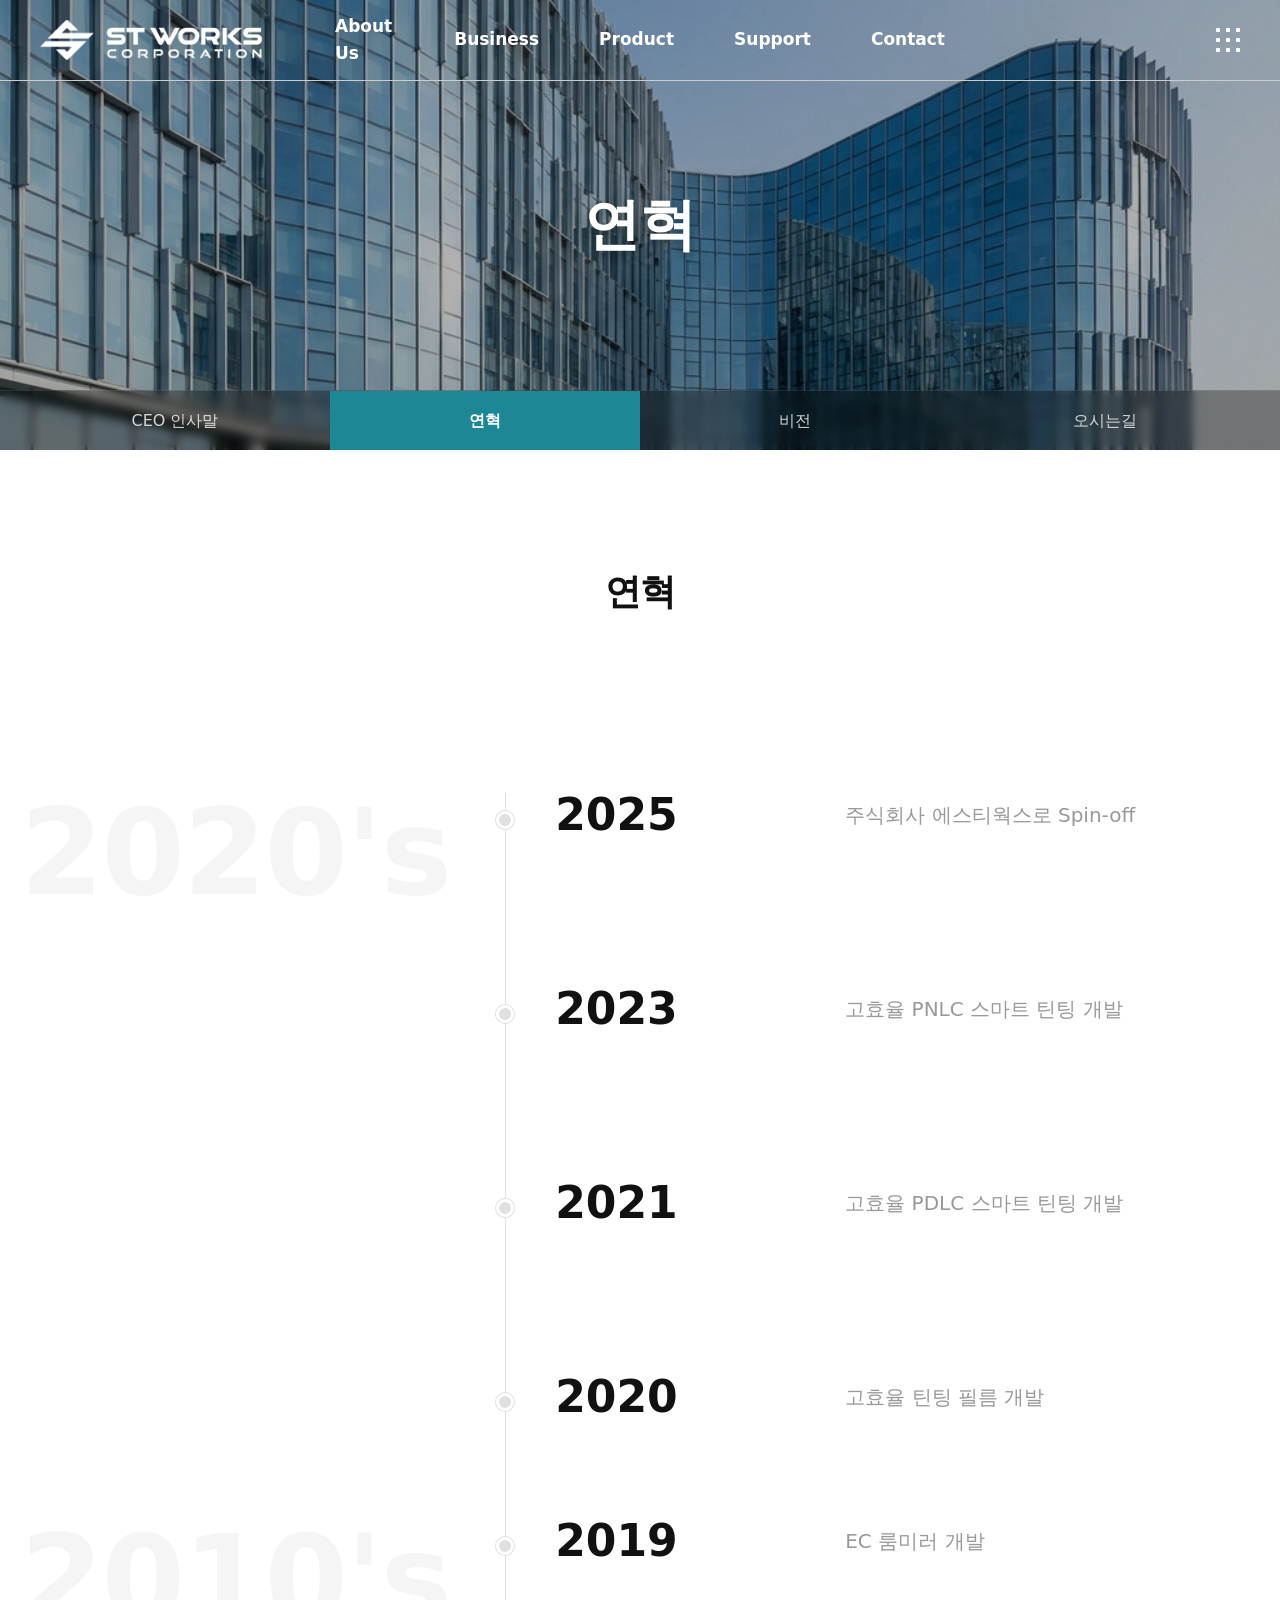
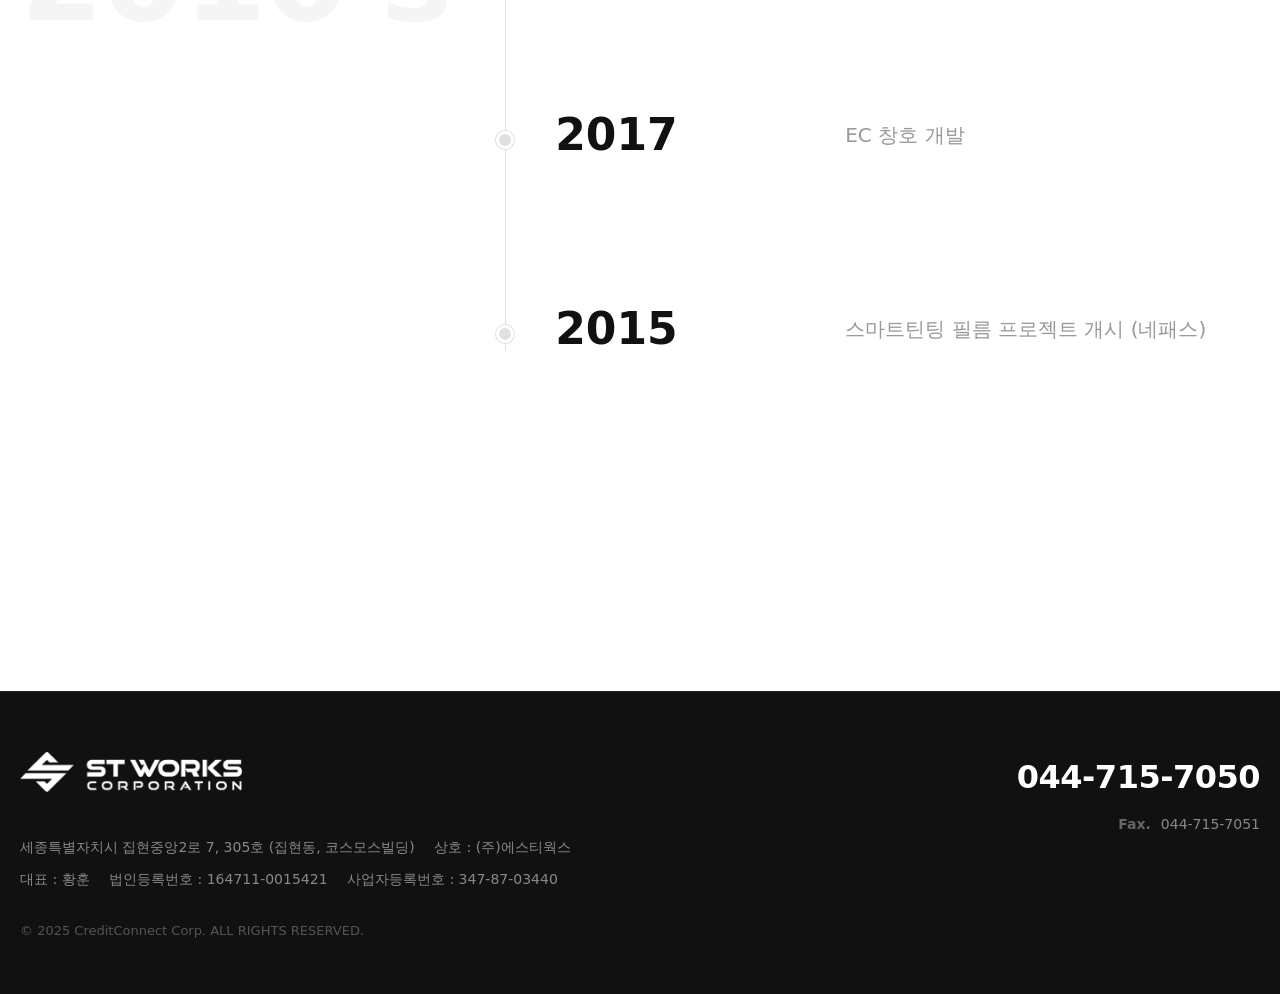
<file: about/history.html>
<!DOCTYPE html>
<html lang="ko">
<head>
    <meta charset="UTF-8">
    <meta name="viewport" content="width=device-width, initial-scale=1.0">
    <title>연혁 - CreditConnect</title>

    <link rel="stylesheet" href="../../assets/css/style.css?v=9">
 
</head>
<body>

    <header class="uw-header" id="uwHeader">
        <div class="uw-container">
            <a href="../../index.html" class="uw-logo">
                <img src="../../assets/images/logo.png" alt="Logo">
            </a>
            <nav class="uw-gnb">
                <ul class="uw-gnb-list">
                    <li class="uw-gnb-item" data-target="sub-about">
                        <a href="../about/ceo.html" class="uw-gnb-link">About Us</a>
                    </li>
                    <li class="uw-gnb-item" data-target="sub-business">
                        <a href="../business/tech.html" class="uw-gnb-link">Business</a>
                    </li>
                    <li class="uw-gnb-item" data-target="sub-product">
                        <a href="../product/index.html" class="uw-gnb-link">Product</a>
                    </li>
                    <li class="uw-gnb-item" data-target="sub-support">
                        <a href="../support/notice.html" class="uw-gnb-link">Support</a>
                    </li>
                    <li class="uw-gnb-item" data-target="sub-contact">
                        <a href="../contact/request.html" class="uw-gnb-link">Contact</a>
                    </li>
                </ul>
            </nav>
            <div class="uw-util">
                <button class="uw-btn-menu" id="uwBtnMenu">
                    <div class="uw-icon-grid">
                        <span></span><span></span><span></span>
                        <span></span><span></span><span></span>
                        <span></span><span></span><span></span>
                    </div>
                </button>
            </div>
        </div>

        <!-- Full Width Dropdown Panel -->
        <div class="uw-gnb-dropdown" id="uwDropdown">
            <div class="uw-sub-container">
                <!-- About Us Sub -->
                <ul class="uw-sub-list" id="sub-about">
                    <li class="uw-sub-item"><a href="../about/ceo.html">CEO 인사말</a></li>
                    <li class="uw-sub-item"><a href="../about/history.html">연혁</a></li>
                    <li class="uw-sub-item"><a href="../about/vision.html">비전</a></li>
                    <li class="uw-sub-item"><a href="../about/location.html">오시는길</a></li>
                </ul>
                <!-- Business Sub -->
                <ul class="uw-sub-list" id="sub-business">
                    <li class="uw-sub-item"><a href="../business/tech.html">핵심기술</a></li>
                    <li class="uw-sub-item"><a href="../business/areas.html">사업분야</a></li>
                    <li class="uw-sub-item"><a href="../business/cert.html">특허&인증</a></li>
                </ul>
                <!-- Product Sub -->
                <ul class="uw-sub-list" id="sub-product">
                    <li class="uw-sub-item"><a href="../product/index.html">제품소개</a></li>
                </ul>
                <!-- Support Sub -->
                <ul class="uw-sub-list" id="sub-support">
                    <li class="uw-sub-item"><a href="../support/notice.html">공지사항</a></li>
                    <li class="uw-sub-item"><a href="../support/news.html">뉴스</a></li>
                </ul>
                <!-- Contact Sub -->
                <ul class="uw-sub-list" id="sub-contact">
                    <li class="uw-sub-item"><a href="../contact/request.html">상담 문의</a></li>
                </ul>
            </div>
        </div>
    </header>

    <!-- 전체 메뉴 오버레이 (모바일/전체보기) -->
    <div class="uw-overlay-menu" id="uwOverlayMenu">
        <button class="uw-btn-close" id="uwBtnClose" aria-label="메뉴 닫기"></button>
        
        <div class="uw-overlay-left">
            <img src="../../assets/images/overlay_visual_v2.jpg" alt="Visual">
        </div>

        <div class="uw-overlay-right">
            <ul class="uw-full-gnb">
                <li class="uw-full-item">
                    <a href="../about/ceo.html" class="uw-full-link">About Us</a>
                    <div class="uw-full-sub">
                        <a href="../about/ceo.html">CEO 인사말</a>
                        <a href="../about/history.html">연혁</a>
                        <a href="../about/vision.html">비전</a>
                        <a href="../about/location.html">오시는길</a>
                    </div>
                </li>
                <li class="uw-full-item">
                    <a href="../business/tech.html" class="uw-full-link">Business</a>
                    <div class="uw-full-sub">
                        <a href="../business/tech.html">핵심기술</a>
                        <a href="../business/areas.html">사업분야</a>
                        <a href="../business/cert.html">특허&인증</a>
                    </div>
                </li>
                <li class="uw-full-item">
                    <a href="../product/index.html" class="uw-full-link">Product</a>
                    <div class="uw-full-sub">
                        <a href="../product/index.html">제품소개</a>
                    </div>
                </li>
                <li class="uw-full-item">
                    <a href="../support/notice.html" class="uw-full-link">Support</a>
                    <div class="uw-full-sub">
                        <a href="../support/notice.html">공지사항</a>
                        <a href="../support/news.html">뉴스</a>
                    </div>
                </li>
                <li class="uw-full-item">
                    <a href="../contact/request.html" class="uw-full-link">Contact</a>
                    <div class="uw-full-sub">
                        <a href="../contact/request.html">상담 문의</a>
                    </div>
                </li>
            </ul>
        </div>
    </div>

    <!-- 전체 메뉴 오버레이 시작 -->
    <div class="uw-overlay-menu" id="uwOverlayMenu">
        <button class="uw-btn-close" id="uwBtnClose" aria-label="Close Menu"></button>
        
        <div class="uw-overlay-left">
            <img src="../../assets/images/overlay_visual_v2.jpg" alt="Visual">
        </div>

        <div class="uw-overlay-right">
            <ul class="uw-full-gnb">
                <li class="uw-full-item">
                    <a href="../about/ceo.html" class="uw-full-link">About Us</a>
                    <div class="uw-full-sub">
                        <a href="../about/ceo.html">CEO 인사말</a>
                        <a href="../about/history.html">연혁</a>
                        <a href="../about/vision.html">비전</a>
                        <a href="../about/location.html">오시는길</a>
                    </div>
                </li>
                <li class="uw-full-item">
                    <a href="../business/tech.html" class="uw-full-link">Business</a>
                    <div class="uw-full-sub">
                        <a href="../business/tech.html">핵심기술</a>
                        <a href="../business/areas.html">사업분야</a>
                        <a href="../business/cert.html">특허&인증</a>
                    </div>
                </li>
                <li class="uw-full-item">
                    <a href="../product/index.html" class="uw-full-link">Product</a>
                    <div class="uw-full-sub">
                        <a href="../product/index.html">제품소개</a>
                    </div>
                </li>
                <li class="uw-full-item">
                    <a href="../support/notice.html" class="uw-full-link">Support</a>
                    <div class="uw-full-sub">
                        <a href="../support/notice.html">공지사항</a>
                        <a href="../support/news.html">뉴스</a>
                    </div>
                </li>
                <li class="uw-full-item">
                    <a href="../contact/request.html" class="uw-full-link">Contact</a>
                    <div class="uw-full-sub">
                        <a href="../contact/request.html">상담 문의</a>
                    </div>
                </li>
            </ul>
        </div>
    </div>
    <!-- 전체 메뉴 오버레이 끝 -->

    <section class="sub-visual about">
        <div class="sub-visual-bg"></div>
        <div class="sub-visual-content">
            <h1 class="sub-page-title">연혁</h1>
        </div>
        
        <div class="sub-lnb">
            <div class="uw-container">
                <ul class="sub-lnb-list">
                    <li class="sub-lnb-item"><a href="../about/ceo.html">CEO 인사말</a></li>
                    <li class="sub-lnb-item active"><a href="../about/history.html">연혁</a></li>
                    <li class="sub-lnb-item"><a href="../about/vision.html">비전</a></li>
                    <li class="sub-lnb-item"><a href="../about/location.html">오시는길</a></li>
                </ul>
            </div>
        </div>
    </section>

    <section class="sub-page history">
        <div class="uw-section-header scroll-trigger">
            <h2 class="uw-sub-page-title">
                    연혁
            </h2>
        </div>
        <div class="uw-history-container">
            <div class="uw-history-timeline">
                
                <!-- 2020s Decade -->
                <div class="uw-history-decade">
                    <h3 class="uw-history-decade-title">2020's</h3>
                    
                    <div class="uw-history-years">
                        <!-- 2025 -->
                        <div class="uw-history-year-group">
                            <div class="uw-history-year-number">2025</div>
                            <ul class="uw-history-events">
                                <li class="uw-history-event">
                                    <p class="uw-history-desc">주식회사 에스티웍스로 Spin-off</p>
                                </li>
                            </ul>
                        </div>

                        <!-- 2023 -->
                        <div class="uw-history-year-group">
                            <div class="uw-history-year-number">2023</div>
                            <ul class="uw-history-events">
                                <li class="uw-history-event">
                                    <p class="uw-history-desc">고효율 PNLC 스마트 틴팅 개발</p>
                                </li>
                            </ul>
                        </div>

                        <!-- 2021 -->
                        <div class="uw-history-year-group">
                            <div class="uw-history-year-number">2021</div>
                            <ul class="uw-history-events">
                                <li class="uw-history-event">
                                    <p class="uw-history-desc">고효율 PDLC 스마트 틴팅 개발</p>
                                </li>
                            </ul>
                        </div>

                        <!-- 2020 -->
                        <div class="uw-history-year-group">
                            <div class="uw-history-year-number">2020</div>
                            <ul class="uw-history-events">
                                <li class="uw-history-event">
                                    <p class="uw-history-desc">고효율 틴팅 필름 개발</p>
                                </li>
                            </ul>
                        </div>
                    </div>
                </div>

                <!-- 2010s Decade -->
                <div class="uw-history-decade">
                    <h3 class="uw-history-decade-title">2010's</h3>
                    
                    <div class="uw-history-years">
                        <!-- 2019 -->
                        <div class="uw-history-year-group">
                            <div class="uw-history-year-number">2019</div>
                            <ul class="uw-history-events">
                                <li class="uw-history-event">
                                    <p class="uw-history-desc">EC 룸미러 개발</p>
                                </li>
                            </ul>
                        </div>

                        <!-- 2017 -->
                        <div class="uw-history-year-group">
                            <div class="uw-history-year-number">2017</div>
                            <ul class="uw-history-events">
                                <li class="uw-history-event">
                                    <p class="uw-history-desc">EC 창호 개발</p>
                                </li>
                            </ul>
                        </div>

                        <!-- 2015 -->
                        <div class="uw-history-year-group">
                            <div class="uw-history-year-number">2015</div>
                            <ul class="uw-history-events">
                                <li class="uw-history-event">
                                    <p class="uw-history-desc">스마트틴팅 필름 프로젝트 개시 (네패스)</p>
                                </li>
                            </ul>
                        </div>
                    </div>
                </div>

            </div>
        </div>
    </section>

    <!-- 푸터 시작 -->
    <footer class="uw-footer">
        <div class="uw-container">
            <div class="uw-footer-middle">
                <a href="../../index.html" class="uw-footer-logo">
                    <img src="../../assets/images/logo.png" alt="에스티웍스 Logo">
                </a>
                <div class="uw-footer-contact">
                    <span class="uw-footer-phone">044-715-7050</span>
                    <div class="uw-footer-contact-detail">
                        <div class="uw-footer-contact-row">
                            <span class="uw-footer-contact-label">Fax.</span>
                            <span>044-715-7051</span>
                        </div>
                    </div>
                </div>
            </div>
            <div class="uw-footer-info">
                <div class="uw-footer-info-row">
                    <span>세종특별자치시 집현중앙2로 7, 305호 (집현동, 코스모스빌딩)</span>
                    <span>상호 : (주)에스티웍스</span>
                </div>
                <div class="uw-footer-info-row">
                    <span>대표 : 황훈</span>
                    <span>법인등록번호 : 164711-0015421</span>
                    <span>사업자등록번호 : 347-87-03440</span>
                </div>
            </div>
            <div class="uw-footer-bottom">
                <p class="uw-footer-copyright">© 2025 CreditConnect Corp. ALL RIGHTS RESERVED.</p>
            </div>
        </div>
    </footer>
    <!-- 푸터 끝 -->

    <script src="../../assets/js/common.js?v=9"></script>
</body>
</html>
</file>
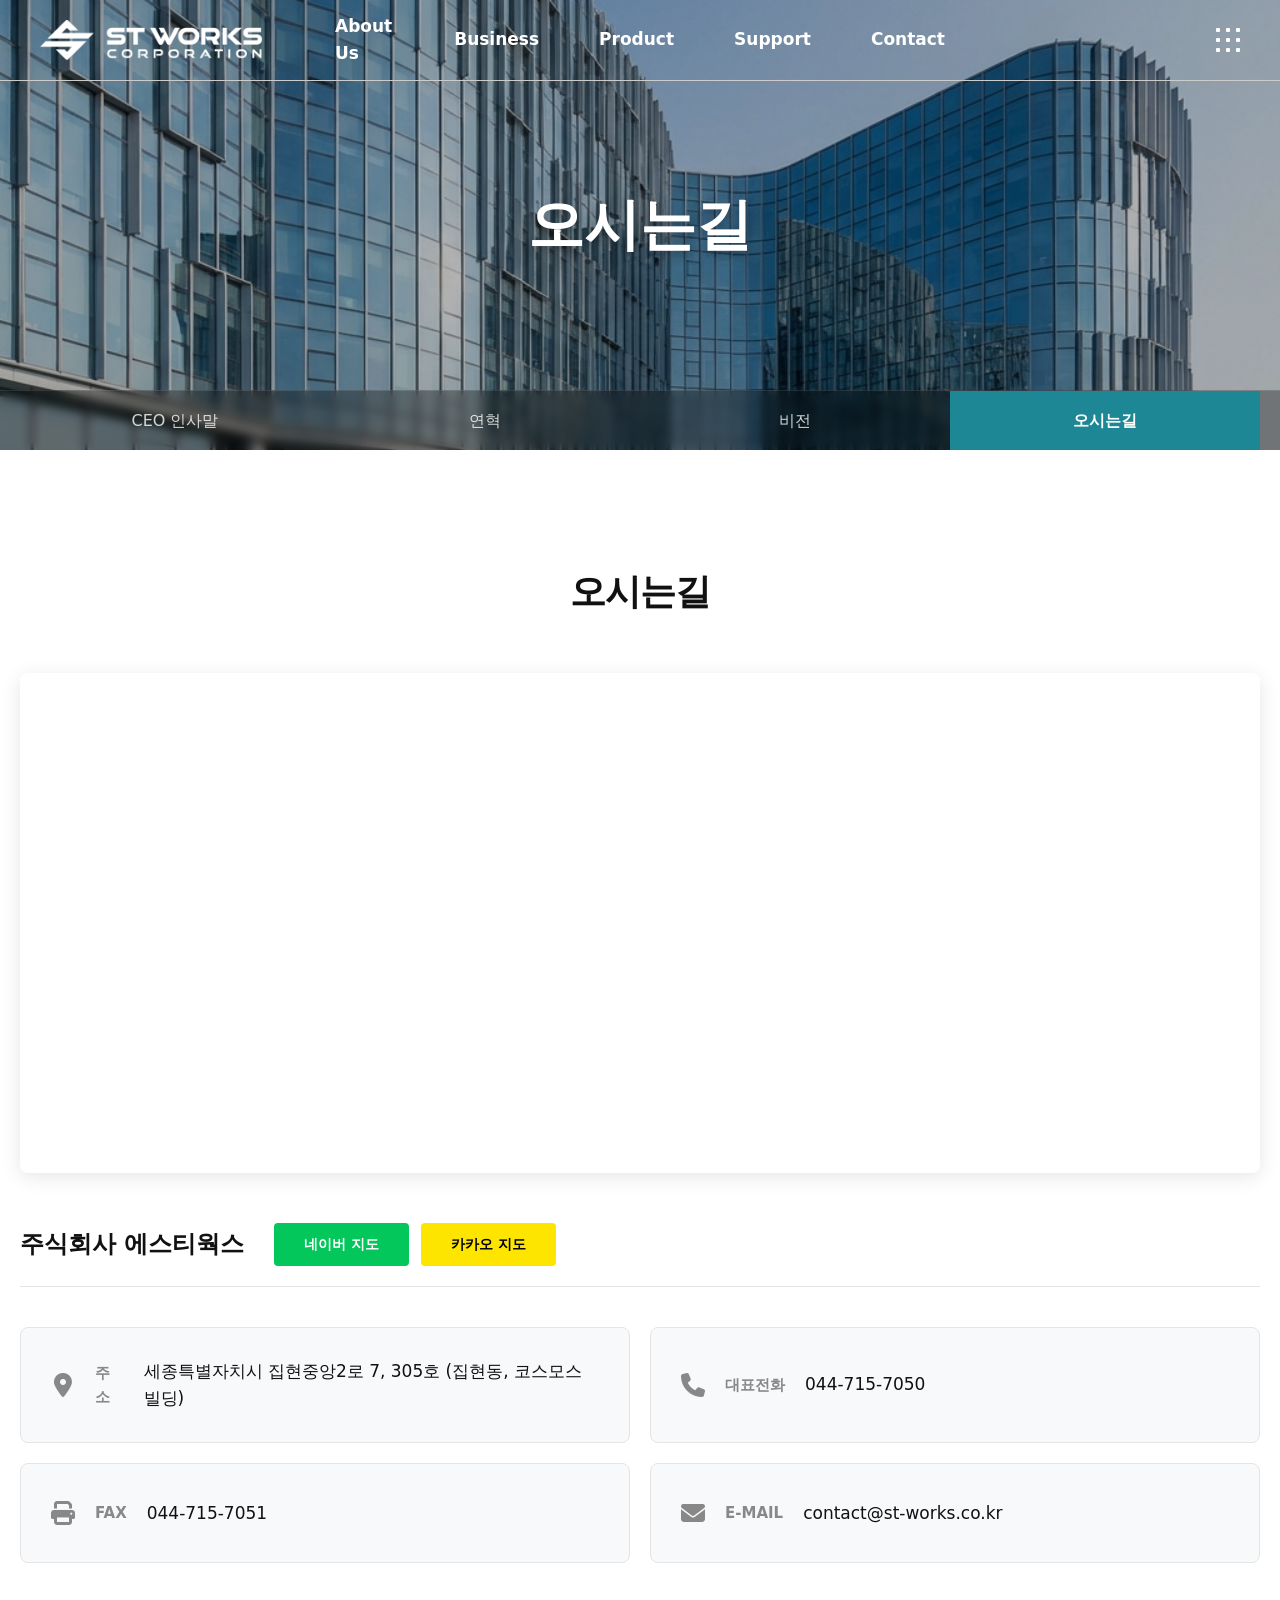
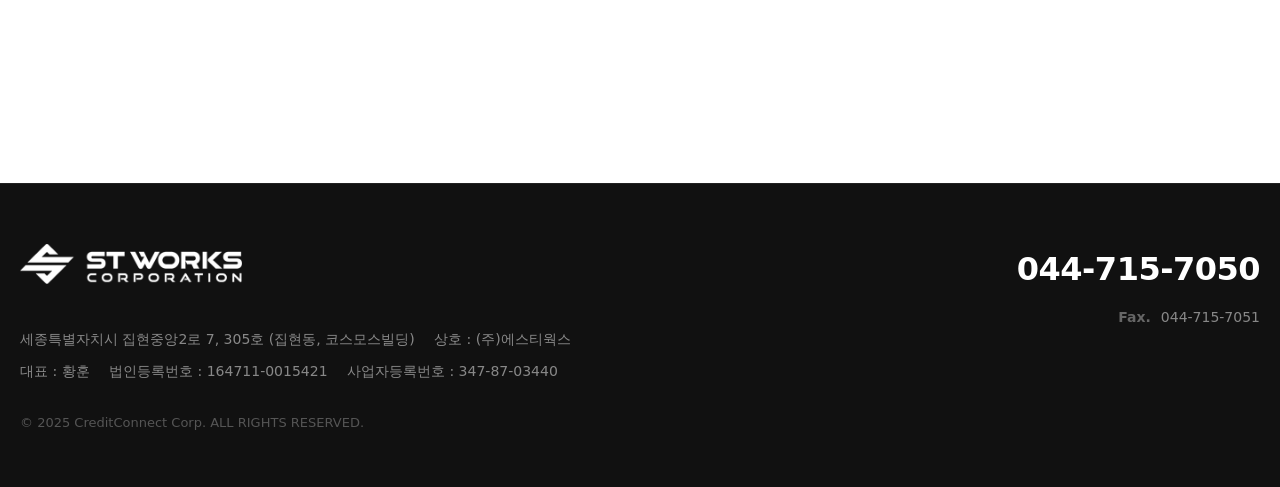
<file: about/location.html>
<!DOCTYPE html>
<html lang="ko">
<head>
    <meta charset="UTF-8">
    <meta name="viewport" content="width=device-width, initial-scale=1.0">
    <title>오시는길 - 에스티웍스</title>

    <link rel="stylesheet" href="../../assets/css/style.css?v=9">
    <!-- FontAwesome -->
    <link rel="stylesheet" href="https://cdnjs.cloudflare.com/ajax/libs/font-awesome/6.5.1/css/all.min.css">
</head>
<body>

    <header class="uw-header" id="uwHeader">
        <div class="uw-container">
            <a href="../../index.html" class="uw-logo">
                <img src="../../assets/images/logo.png" alt="Logo">
            </a>
            <nav class="uw-gnb">
                <ul class="uw-gnb-list">
                    <li class="uw-gnb-item" data-target="sub-about">
                        <a href="../about/ceo.html" class="uw-gnb-link">About Us</a>
                    </li>
                    <li class="uw-gnb-item" data-target="sub-business">
                        <a href="../business/tech.html" class="uw-gnb-link">Business</a>
                    </li>
                    <li class="uw-gnb-item" data-target="sub-product">
                        <a href="../product/index.html" class="uw-gnb-link">Product</a>
                    </li>
                    <li class="uw-gnb-item" data-target="sub-support">
                        <a href="../support/notice.html" class="uw-gnb-link">Support</a>
                    </li>
                    <li class="uw-gnb-item" data-target="sub-contact">
                        <a href="../contact/request.html" class="uw-gnb-link">Contact</a>
                    </li>
                </ul>
            </nav>
            <div class="uw-util">
                <button class="uw-btn-menu" id="uwBtnMenu">
                    <div class="uw-icon-grid">
                        <span></span><span></span><span></span>
                        <span></span><span></span><span></span>
                        <span></span><span></span><span></span>
                    </div>
                </button>
            </div>
        </div>

        <!-- Full Width Dropdown Panel -->
        <div class="uw-gnb-dropdown" id="uwDropdown">
            <div class="uw-sub-container">
                <!-- About Us Sub -->
                <ul class="uw-sub-list" id="sub-about">
                    <li class="uw-sub-item"><a href="../about/ceo.html">CEO 인사말</a></li>
                    <li class="uw-sub-item"><a href="../about/history.html">연혁</a></li>
                    <li class="uw-sub-item"><a href="../about/vision.html">비전</a></li>
                    <li class="uw-sub-item"><a href="../about/location.html">오시는길</a></li>
                </ul>
                <!-- Business Sub -->
                <ul class="uw-sub-list" id="sub-business">
                    <li class="uw-sub-item"><a href="../business/tech.html">핵심기술</a></li>
                    <li class="uw-sub-item"><a href="../business/areas.html">사업분야</a></li>
                    <li class="uw-sub-item"><a href="../business/cert.html">특허&인증</a></li>
                </ul>
                <!-- Product Sub -->
                <ul class="uw-sub-list" id="sub-product">
                    <li class="uw-sub-item"><a href="../product/index.html">제품소개</a></li>
                </ul>
                <!-- Support Sub -->
                <ul class="uw-sub-list" id="sub-support">
                    <li class="uw-sub-item"><a href="../support/notice.html">공지사항</a></li>
                    <li class="uw-sub-item"><a href="../support/news.html">뉴스</a></li>
                </ul>
                <!-- Contact Sub -->
                <ul class="uw-sub-list" id="sub-contact">
                    <li class="uw-sub-item"><a href="../contact/request.html">상담 문의</a></li>
                </ul>
            </div>
        </div>
    </header>

    <!-- 전체 메뉴 오버레이 (모바일/전체보기) -->
    <div class="uw-overlay-menu" id="uwOverlayMenu">
        <button class="uw-btn-close" id="uwBtnClose" aria-label="메뉴 닫기"></button>
        
        <div class="uw-overlay-left">
            <img src="../../assets/images/overlay_visual_v2.jpg" alt="Visual">
        </div>

        <div class="uw-overlay-right">
            <ul class="uw-full-gnb">
                <li class="uw-full-item">
                    <a href="../about/ceo.html" class="uw-full-link">About Us</a>
                    <div class="uw-full-sub">
                        <a href="../about/ceo.html">CEO 인사말</a>
                        <a href="../about/history.html">연혁</a>
                        <a href="../about/vision.html">비전</a>
                        <a href="../about/location.html">오시는길</a>
                    </div>
                </li>
                <li class="uw-full-item">
                    <a href="../business/tech.html" class="uw-full-link">Business</a>
                    <div class="uw-full-sub">
                        <a href="../business/tech.html">핵심기술</a>
                        <a href="../business/areas.html">사업분야</a>
                        <a href="../business/cert.html">특허&인증</a>
                    </div>
                </li>
                <li class="uw-full-item">
                    <a href="../product/index.html" class="uw-full-link">Product</a>
                    <div class="uw-full-sub">
                        <a href="../product/index.html">제품소개</a>
                    </div>
                </li>
                <li class="uw-full-item">
                    <a href="../support/notice.html" class="uw-full-link">Support</a>
                    <div class="uw-full-sub">
                        <a href="../support/notice.html">공지사항</a>
                        <a href="../support/news.html">뉴스</a>
                    </div>
                </li>
                <li class="uw-full-item">
                    <a href="../contact/request.html" class="uw-full-link">Contact</a>
                    <div class="uw-full-sub">
                        <a href="../contact/request.html">상담 문의</a>
                    </div>
                </li>
            </ul>
        </div>
    </div>

    <!-- 전체 메뉴 오버레이 시작 -->
    <div class="uw-overlay-menu" id="uwOverlayMenu">
        <button class="uw-btn-close" id="uwBtnClose" aria-label="Close Menu"></button>
        
        <div class="uw-overlay-left">
            <img src="../../assets/images/overlay_visual_v2.jpg" alt="Visual">
        </div>

        <div class="uw-overlay-right">
            <ul class="uw-full-gnb">
                <li class="uw-full-item">
                    <a href="../about/ceo.html" class="uw-full-link">About Us</a>
                    <div class="uw-full-sub">
                        <a href="../about/ceo.html">CEO 인사말</a>
                        <a href="../about/history.html">연혁</a>
                        <a href="../about/vision.html">비전</a>
                        <a href="../about/location.html">오시는길</a>
                    </div>
                </li>
                <li class="uw-full-item">
                    <a href="../business/tech.html" class="uw-full-link">Business</a>
                    <div class="uw-full-sub">
                        <a href="../business/tech.html">핵심기술</a>
                        <a href="../business/areas.html">사업분야</a>
                        <a href="../business/cert.html">특허&인증</a>
                    </div>
                </li>
                <li class="uw-full-item">
                    <a href="../product/index.html" class="uw-full-link">Product</a>
                    <div class="uw-full-sub">
                        <a href="../product/index.html">제품소개</a>
                    </div>
                </li>
                <li class="uw-full-item">
                    <a href="../support/notice.html" class="uw-full-link">Support</a>
                    <div class="uw-full-sub">
                        <a href="../support/notice.html">공지사항</a>
                        <a href="../support/news.html">뉴스</a>
                    </div>
                </li>
                <li class="uw-full-item">
                    <a href="../contact/request.html" class="uw-full-link">Contact</a>
                    <div class="uw-full-sub">
                        <a href="../contact/request.html">상담 문의</a>
                    </div>
                </li>
            </ul>
        </div>
    </div>
    <!-- 전체 메뉴 오버레이 끝 -->

    <section class="sub-visual about">
        <div class="sub-visual-bg"></div>
        <div class="sub-visual-content">
            <h1 class="sub-page-title">오시는길</h1>
        </div>
        
        <div class="sub-lnb">
            <div class="uw-container">
                <ul class="sub-lnb-list">
                    <li class="sub-lnb-item"><a href="../about/ceo.html">CEO 인사말</a></li>
                    <li class="sub-lnb-item"><a href="../about/history.html">연혁</a></li>
                    <li class="sub-lnb-item"><a href="../about/vision.html">비전</a></li>
                    <li class="sub-lnb-item active"><a href="../about/location.html">오시는길</a></li>
                </ul>
            </div>
        </div>
    </section>

    <section class="sub-page location">
        <div class="uw-section-header scroll-trigger">
            <h2 class="uw-sub-page-title">오시는길</h2>
        </div>
        
        <!-- Map Container -->
        <div class="uw-location-map" id="map"></div>
        
        <!-- Map Header with Company Name and Links -->
        <div class="uw-location-map-header">
            <h3 class="uw-location-company-name">주식회사 에스티웍스</h3>
            <div class="uw-location-map-links">
                <a href="https://naver.me/xslXy3ME" target="_blank" rel="noopener noreferrer" class="uw-map-link naver">
                    네이버 지도
                </a>
                <a href="https://kko.kakao.com/_xGB2sRfo8" target="_blank" rel="noopener noreferrer" class="uw-map-link kakao">
                    카카오 지도
                </a>
            </div>
        </div>
        
        <!-- Contact Information List -->
        <div class="uw-location-info">
            <div class="uw-location-info-item addr-txt" data-delay="0">
                <span class="uw-location-info-label">주소</span>
                <span class="uw-location-info-text">세종특별자치시 집현중앙2로 7, 305호 (집현동, 코스모스빌딩)</span>
            </div>
            
            <div class="uw-location-info-item tel-txt" data-delay="100">
                <span class="uw-location-info-label">대표전화</span>
                <a href="tel:044-715-7050" class="uw-location-info-text">044-715-7050</a>
            </div>
            
            <div class="uw-location-info-item fax-txt" data-delay="200">
                <span class="uw-location-info-label">FAX</span>
                <span class="uw-location-info-text">044-715-7051</span>
            </div>
            
            <div class="uw-location-info-item email-txt" data-delay="300">
                <span class="uw-location-info-label">E-MAIL</span>
                <a href="mailto:contact@st-works.co.kr" class="uw-location-info-text">contact@st-works.co.kr</a>
            </div>
        </div>
    </section>

    <!-- 푸터 시작 -->
    <footer class="uw-footer">
        <div class="uw-container">
            <div class="uw-footer-middle">
                <a href="../../index.html" class="uw-footer-logo">
                    <img src="../../assets/images/logo.png" alt="에스티웍스 Logo">
                </a>
                <div class="uw-footer-contact">
                    <span class="uw-footer-phone">044-715-7050</span>
                    <div class="uw-footer-contact-detail">
                        <div class="uw-footer-contact-row">
                            <span class="uw-footer-contact-label">Fax.</span>
                            <span>044-715-7051</span>
                        </div>
                    </div>
                </div>
            </div>
            <div class="uw-footer-info">
                <div class="uw-footer-info-row">
                    <span>세종특별자치시 집현중앙2로 7, 305호 (집현동, 코스모스빌딩)</span>
                    <span>상호 : (주)에스티웍스</span>
                </div>
                <div class="uw-footer-info-row">
                    <span>대표 : 황훈</span>
                    <span>법인등록번호 : 164711-0015421</span>
                    <span>사업자등록번호 : 347-87-03440</span>
                </div>
            </div>
            <div class="uw-footer-bottom">
                <p class="uw-footer-copyright">© 2025 CreditConnect Corp. ALL RIGHTS RESERVED.</p>
            </div>
        </div>
    </footer>
    <!-- 푸터 끝 -->

    <!-- Kakao Map API -->
    <script type="text/javascript" src="//dapi.kakao.com/v2/maps/sdk.js?appkey=YOUR_APP_KEY_HERE&autoload=false"></script>
    <script src="../../assets/js/common.js?v=9"></script>
    <script src="../../assets/js/location.js"></script>
</body>
</html>
</file>
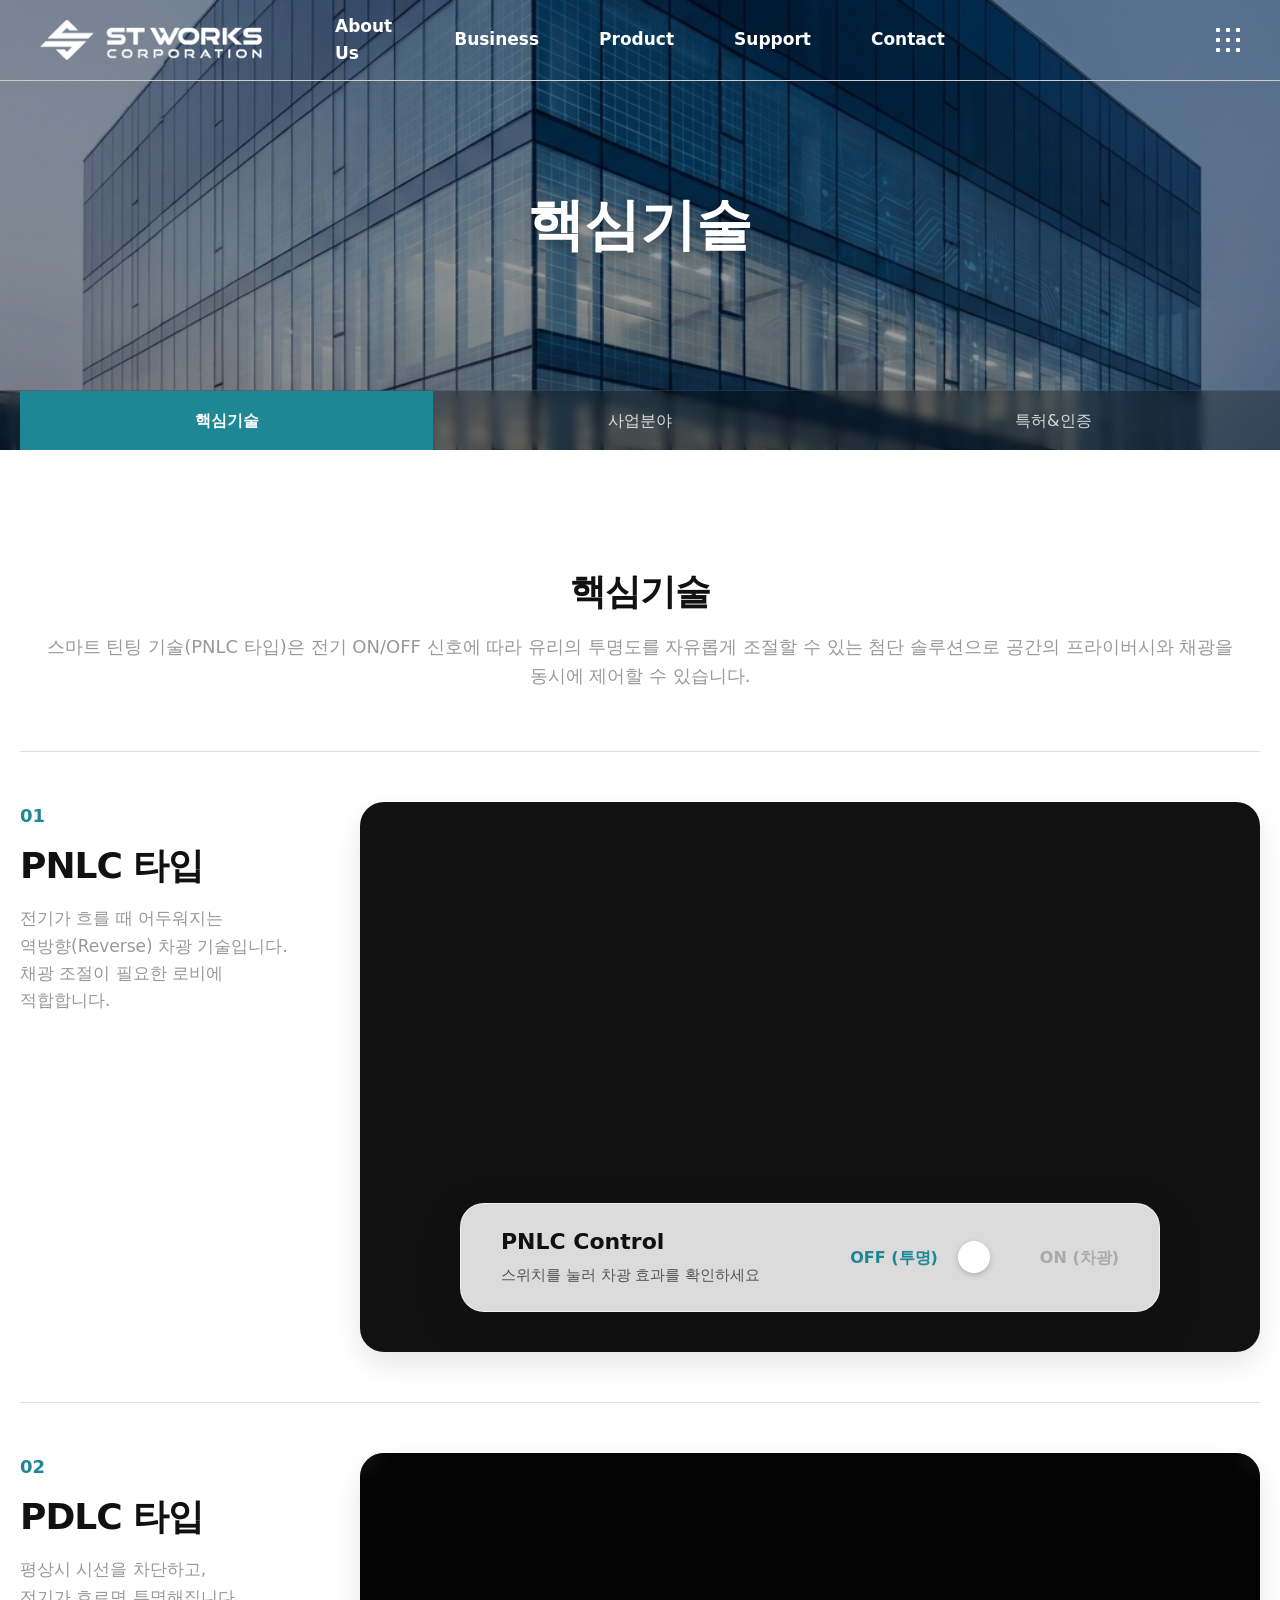
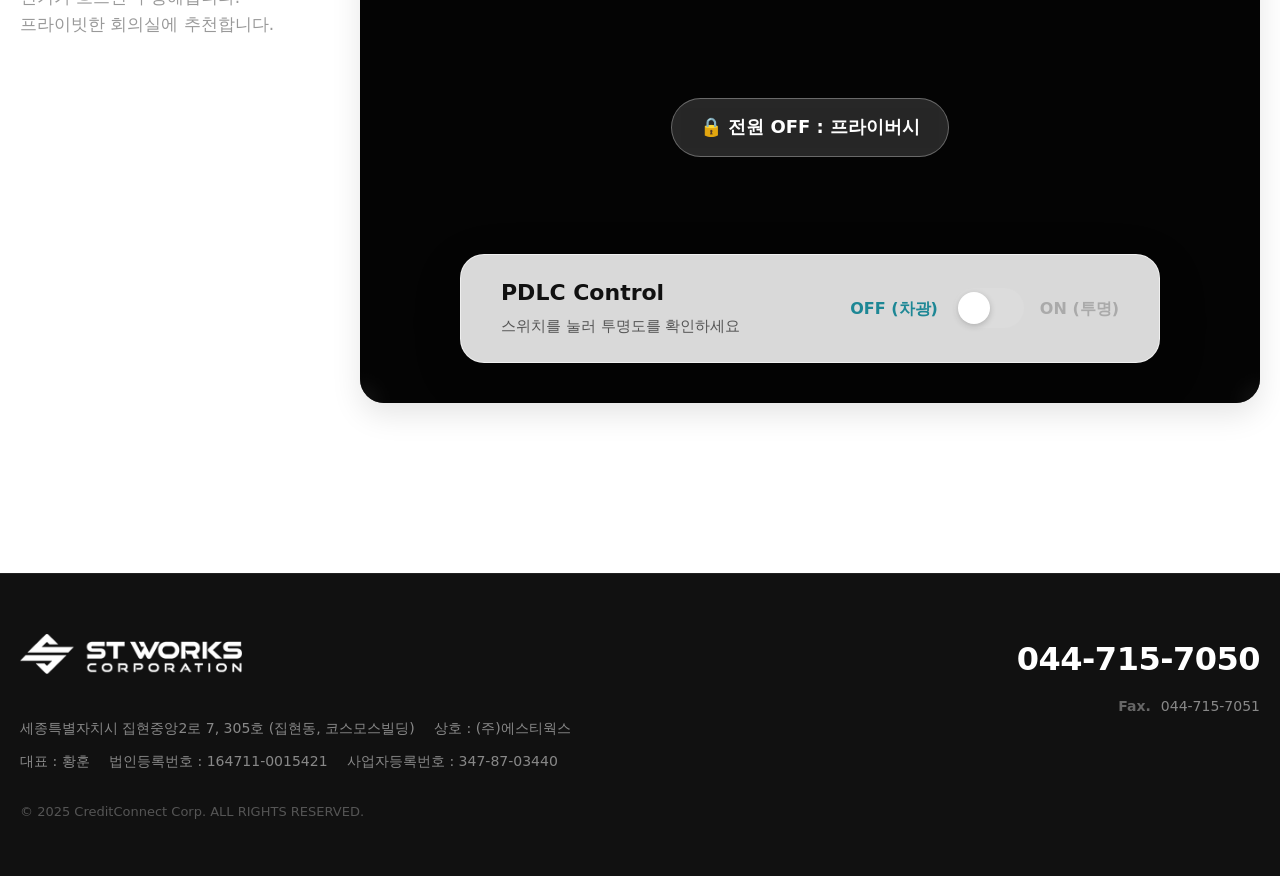
<file: business/tech.html>
<!DOCTYPE html>
<html lang="ko">
<head>
    <meta charset="UTF-8">
    <meta name="viewport" content="width=device-width, initial-scale=1.0">
    <title>핵심기술 - CreditConnect</title>

    <link rel="stylesheet" href="../../assets/css/style.css?v=9">
 
</head>
<body>

    <header class="uw-header" id="uwHeader">
        <div class="uw-container">
            <a href="../../index.html" class="uw-logo">
                <img src="../../assets/images/logo.png" alt="Logo">
            </a>
            <nav class="uw-gnb">
                <ul class="uw-gnb-list">
                    <li class="uw-gnb-item" data-target="sub-about">
                        <a href="../about/ceo.html" class="uw-gnb-link">About Us</a>
                    </li>
                    <li class="uw-gnb-item" data-target="sub-business">
                        <a href="../business/tech.html" class="uw-gnb-link">Business</a>
                    </li>
                    <li class="uw-gnb-item" data-target="sub-product">
                        <a href="../product/index.html" class="uw-gnb-link">Product</a>
                    </li>
                    <li class="uw-gnb-item" data-target="sub-support">
                        <a href="../support/notice.html" class="uw-gnb-link">Support</a>
                    </li>
                    <li class="uw-gnb-item" data-target="sub-contact">
                        <a href="../contact/request.html" class="uw-gnb-link">Contact</a>
                    </li>
                </ul>
            </nav>
            <div class="uw-util">
                <button class="uw-btn-menu" id="uwBtnMenu">
                    <div class="uw-icon-grid">
                        <span></span><span></span><span></span>
                        <span></span><span></span><span></span>
                        <span></span><span></span><span></span>
                    </div>
                </button>
            </div>
        </div>

        <!-- Full Width Dropdown Panel -->
        <div class="uw-gnb-dropdown" id="uwDropdown">
            <div class="uw-sub-container">
                <!-- About Us Sub -->
                <ul class="uw-sub-list" id="sub-about">
                    <li class="uw-sub-item"><a href="../about/ceo.html">CEO 인사말</a></li>
                    <li class="uw-sub-item"><a href="../about/history.html">연혁</a></li>
                    <li class="uw-sub-item"><a href="../about/vision.html">비전</a></li>
                    <li class="uw-sub-item"><a href="../about/location.html">오시는길</a></li>
                </ul>
                <!-- Business Sub -->
                <ul class="uw-sub-list" id="sub-business">
                    <li class="uw-sub-item"><a href="../business/tech.html">핵심기술</a></li>
                    <li class="uw-sub-item"><a href="../business/areas.html">사업분야</a></li>
                    <li class="uw-sub-item"><a href="../business/cert.html">특허&인증</a></li>
                </ul>
                <!-- Product Sub -->
                <ul class="uw-sub-list" id="sub-product">
                    <li class="uw-sub-item"><a href="../product/index.html">제품소개</a></li>
                </ul>
                <!-- Support Sub -->
                <ul class="uw-sub-list" id="sub-support">
                    <li class="uw-sub-item"><a href="../support/notice.html">공지사항</a></li>
                    <li class="uw-sub-item"><a href="../support/news.html">뉴스</a></li>
                </ul>
                <!-- Contact Sub -->
                <ul class="uw-sub-list" id="sub-contact">
                    <li class="uw-sub-item"><a href="../contact/request.html">상담 문의</a></li>
                </ul>
            </div>
        </div>
    </header>

    <!-- 전체 메뉴 오버레이 (모바일/전체보기) -->
    <div class="uw-overlay-menu" id="uwOverlayMenu">
        <button class="uw-btn-close" id="uwBtnClose" aria-label="메뉴 닫기"></button>
        
        <div class="uw-overlay-left">
            <img src="../../assets/images/overlay_visual_v2.jpg" alt="Visual">
        </div>

        <div class="uw-overlay-right">
            <ul class="uw-full-gnb">
                <li class="uw-full-item">
                    <a href="../about/ceo.html" class="uw-full-link">About Us</a>
                    <div class="uw-full-sub">
                        <a href="../about/ceo.html">CEO 인사말</a>
                        <a href="../about/history.html">연혁</a>
                        <a href="../about/vision.html">비전</a>
                        <a href="../about/location.html">오시는길</a>
                    </div>
                </li>
                <li class="uw-full-item">
                    <a href="../business/tech.html" class="uw-full-link">Business</a>
                    <div class="uw-full-sub">
                        <a href="../business/tech.html">핵심기술</a>
                        <a href="../business/areas.html">사업분야</a>
                        <a href="../business/cert.html">특허&인증</a>
                    </div>
                </li>
                <li class="uw-full-item">
                    <a href="../product/index.html" class="uw-full-link">Product</a>
                    <div class="uw-full-sub">
                        <a href="../product/index.html">제품소개</a>
                    </div>
                </li>
                <li class="uw-full-item">
                    <a href="../support/notice.html" class="uw-full-link">Support</a>
                    <div class="uw-full-sub">
                        <a href="../support/notice.html">공지사항</a>
                        <a href="../support/news.html">뉴스</a>
                    </div>
                </li>
                <li class="uw-full-item">
                    <a href="../contact/request.html" class="uw-full-link">Contact</a>
                    <div class="uw-full-sub">
                        <a href="../contact/request.html">상담 문의</a>
                    </div>
                </li>
            </ul>
        </div>
    </div>

    <section class="sub-visual business">
        <div class="sub-visual-bg"></div>
        <div class="sub-visual-content">
            <h1 class="sub-page-title">핵심기술</h1>
        </div>
        
        <div class="sub-lnb">
            <div class="uw-container">
                <ul class="sub-lnb-list">
                    <li class="sub-lnb-item active"><a href="../business/tech.html">핵심기술</a></li>
                    <li class="sub-lnb-item"><a href="../business/areas.html">사업분야</a></li>
                    <li class="sub-lnb-item"><a href="../business/cert.html">특허&인증</a></li>
                </ul>
            </div>
        </div>
    </section>

    <section class="sub-page tech">
        <div class="uw-section-header scroll-trigger">
    <h2 class="uw-sub-page-title">핵심기술</h2>
    <p class="uw-sub-page-desc">
        스마트 틴팅 기술(PNLC 타입)은 전기 ON/OFF 신호에 따라 유리의 투명도를 자유롭게 조절할 수 있는 첨단 솔루션으로 공간의 프라이버시와 채광을 동시에 제어할 수 있습니다.
    </p>
</div>
        <div class="uw-tech-container">
            <!-- Row 1: PNLC -->
            <div class="tech-row">
                <div class="tech-info">
                    <div style="color: var(--uw-primary); font-weight:700; margin-bottom:12px; font-size: 18px;">01</div>
                    <h2 class="tech-title-main">PNLC 타입</h2>
                    <p class="tech-desc-sub">
                        전기가 흐를 때 어두워지는<br>
                        역방향(Reverse) 차광 기술입니다.<br>
                        채광 조절이 필요한 로비에 적합합니다.
                    </p>
                </div>

                <div class="tech-card-wrapper">
                    <div class="tech-card" data-type="pnlc" data-power="off">
                        <div class="window-bg" style="background-image: url('https://images.unsplash.com/photo-1497366216548-37526070297c?ixlib=rb-1.2.1&auto=format&fit=crop&w=1600&q=80');"></div>
                        
                        <div class="smart-film-layer">
                            <div class="privacy-icon">⚡ 전원 ON : 차광 모드</div>
                        </div>

                        <div class="control-panel">
                            <div class="panel-text">
                                <h4>PNLC Control</h4>
                                <p>스위치를 눌러 차광 효과를 확인하세요</p>
                            </div>
                            <div class="switch-group">
                                <span class="switch-txt active">OFF (투명)</span>
                                <div class="custom-toggle" onclick="toggleCard(this)"></div>
                                <span class="switch-txt">ON (차광)</span>
                            </div>
                        </div>
                    </div>
                </div>
            </div>

            <!-- Row 2: PDLC -->
            <div class="tech-row">
                <div class="tech-info">
                    <div style="color: var(--uw-primary); font-weight:700; margin-bottom:12px; font-size: 18px;">02</div>
                    <h2 class="tech-title-main">PDLC 타입</h2>
                    <p class="tech-desc-sub">
                        평상시 시선을 차단하고,<br>
                        전기가 흐르면 투명해집니다.<br>
                        프라이빗한 회의실에 추천합니다.
                    </p>
                </div>

                <div class="tech-card-wrapper">
                    <div class="tech-card" data-type="pdlc" data-power="off">
                        <div class="window-bg" style="background-image: url('https://images.unsplash.com/photo-1604328698692-f76ea9498e76?ixlib=rb-1.2.1&auto=format&fit=crop&w=1600&q=80');"></div>
                        
                        <div class="smart-film-layer">
                            <div class="privacy-icon">🔒 전원 OFF : 프라이버시</div>
                        </div>

                        <div class="control-panel">
                            <div class="panel-text">
                                <h4>PDLC Control</h4>
                                <p>스위치를 눌러 투명도를 확인하세요</p>
                            </div>
                            <div class="switch-group">
                                <span class="switch-txt active">OFF (차광)</span>
                                <div class="custom-toggle" onclick="toggleCard(this)"></div>
                                <span class="switch-txt">ON (투명)</span>
                            </div>
                        </div>
                    </div>
                </div>
            </div>
        </div>
    </section>

    <!-- 푸터 시작 -->
    <footer class="uw-footer">
        <div class="uw-container">
            <div class="uw-footer-middle">
                <a href="../../index.html" class="uw-footer-logo">
                    <img src="../../assets/images/logo.png" alt="에스티웍스 Logo">
                </a>
                <div class="uw-footer-contact">
                    <span class="uw-footer-phone">044-715-7050</span>
                    <div class="uw-footer-contact-detail">
                        <div class="uw-footer-contact-row">
                            <span class="uw-footer-contact-label">Fax.</span>
                            <span>044-715-7051</span>
                        </div>
                    </div>
                </div>
            </div>
            <div class="uw-footer-info">
                <div class="uw-footer-info-row">
                    <span>세종특별자치시 집현중앙2로 7, 305호 (집현동, 코스모스빌딩)</span>
                    <span>상호 : (주)에스티웍스</span>
                </div>
                <div class="uw-footer-info-row">
                    <span>대표 : 황훈</span>
                    <span>법인등록번호 : 164711-0015421</span>
                    <span>사업자등록번호 : 347-87-03440</span>
                </div>
            </div>
            <div class="uw-footer-bottom">
                <p class="uw-footer-copyright">© 2025 CreditConnect Corp. ALL RIGHTS RESERVED.</p>
            </div>
        </div>
    </footer>
    <!-- 푸터 끝 -->

    <script src="../../assets/js/common.js?v=9"></script>
    <script src="../../assets/js/tech.js?v=1"></script>
</body>
</html>
</file>
<file: assets/css/style.css>
@charset "utf-8";
/*
Theme Name: St-works
Description: St-works Custom Theme
Version: 1.0
Author: Your Name
*/

/* ==========================================================================
   CSS Architecture (7-1 Pattern)
   ========================================================================== */

/* 1. Base */
@import 'base/_reset.css';
@import 'base/_variables.css';
@import 'base/_typography.css';

/* 2. Layout */
@import 'layout/_structure.css';
@import 'layout/_header.css';
@import 'layout/_footer.css';

/* 3. Components */
@import 'components/_animations.css';
@import 'components/_cards.css';
@import 'components/_slider.css';
@import 'inquiry/uw-inquiry.css';

/* 4. Pages */
@import 'pages/_main.css';
@import 'pages/_sub_common.css';
@import 'pages/_about.css';
@import 'pages/_product.css';
@import 'pages/_business.css';
@import 'pages/_board.css';
@import 'pages/_news.css';
@import 'pages/_contact.css';

/* 5. Gallery */
@import 'gallery/uw-gallery.css';
</file>
